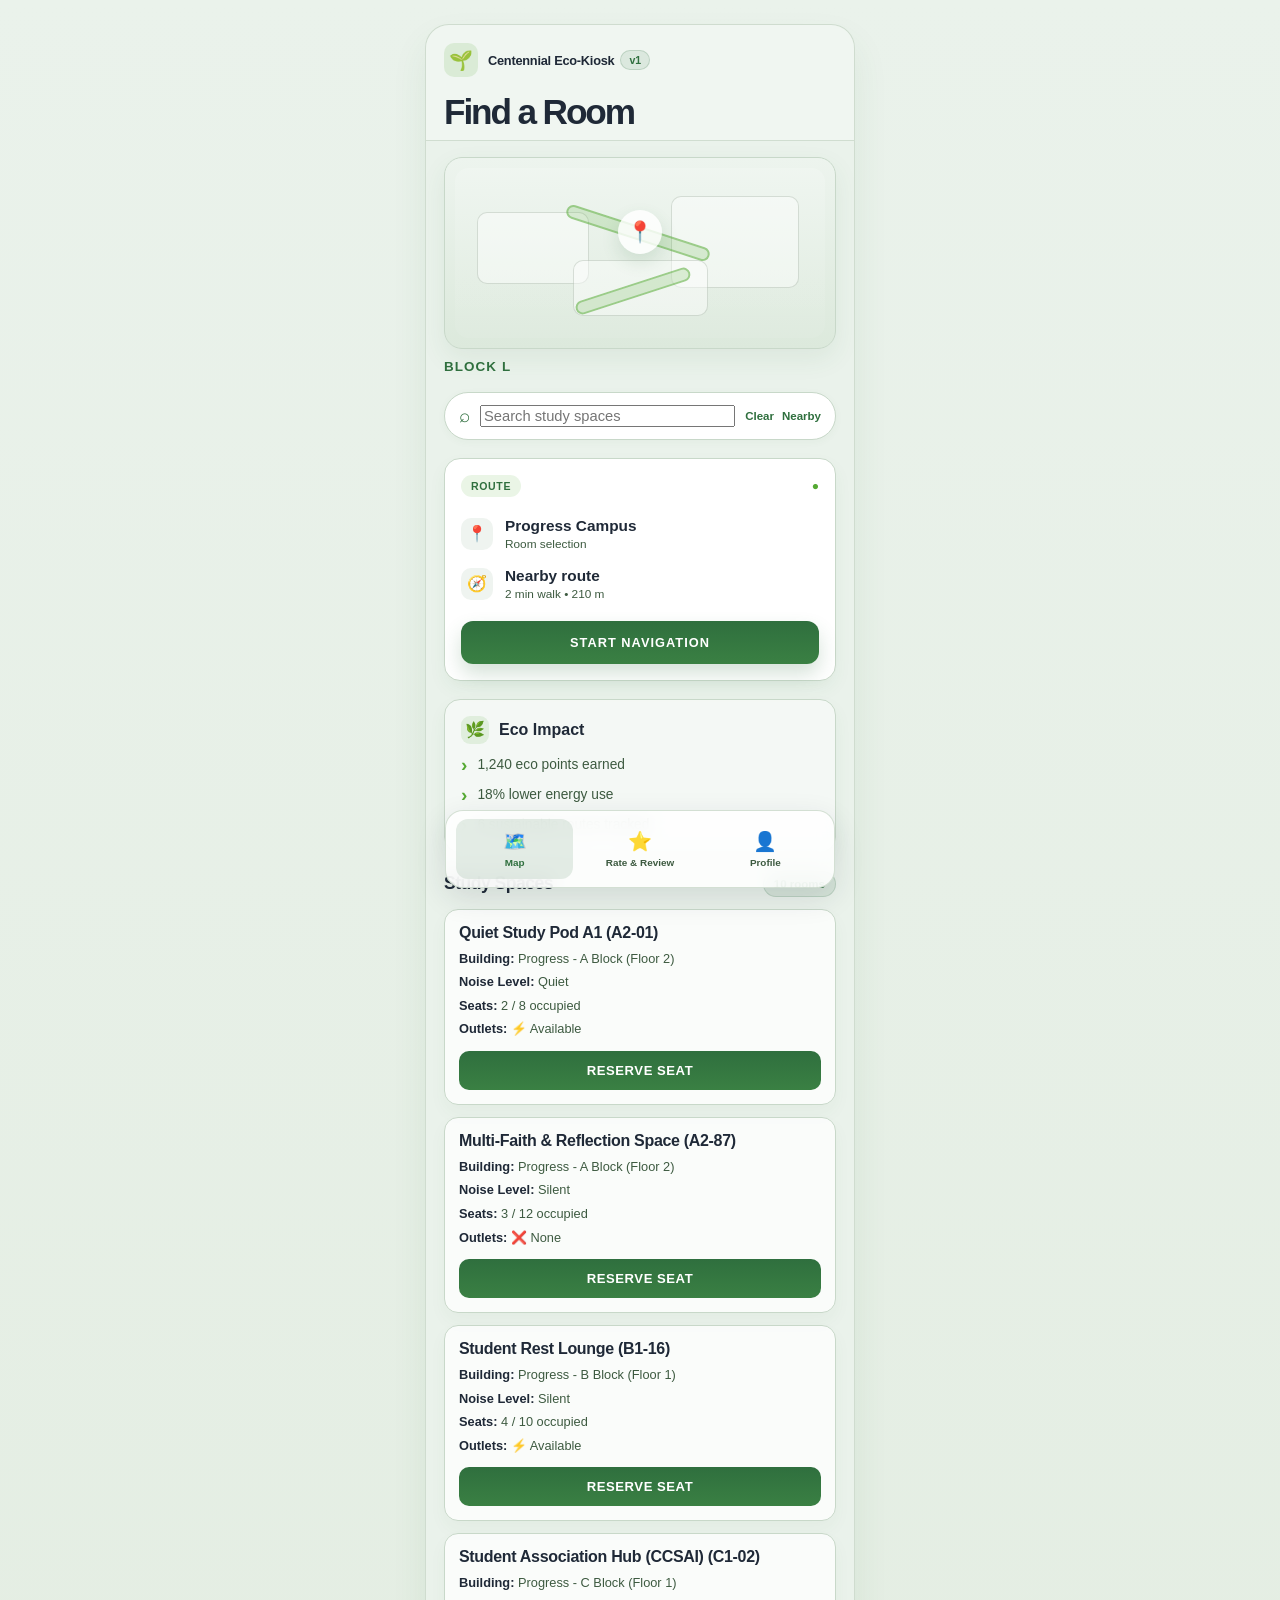
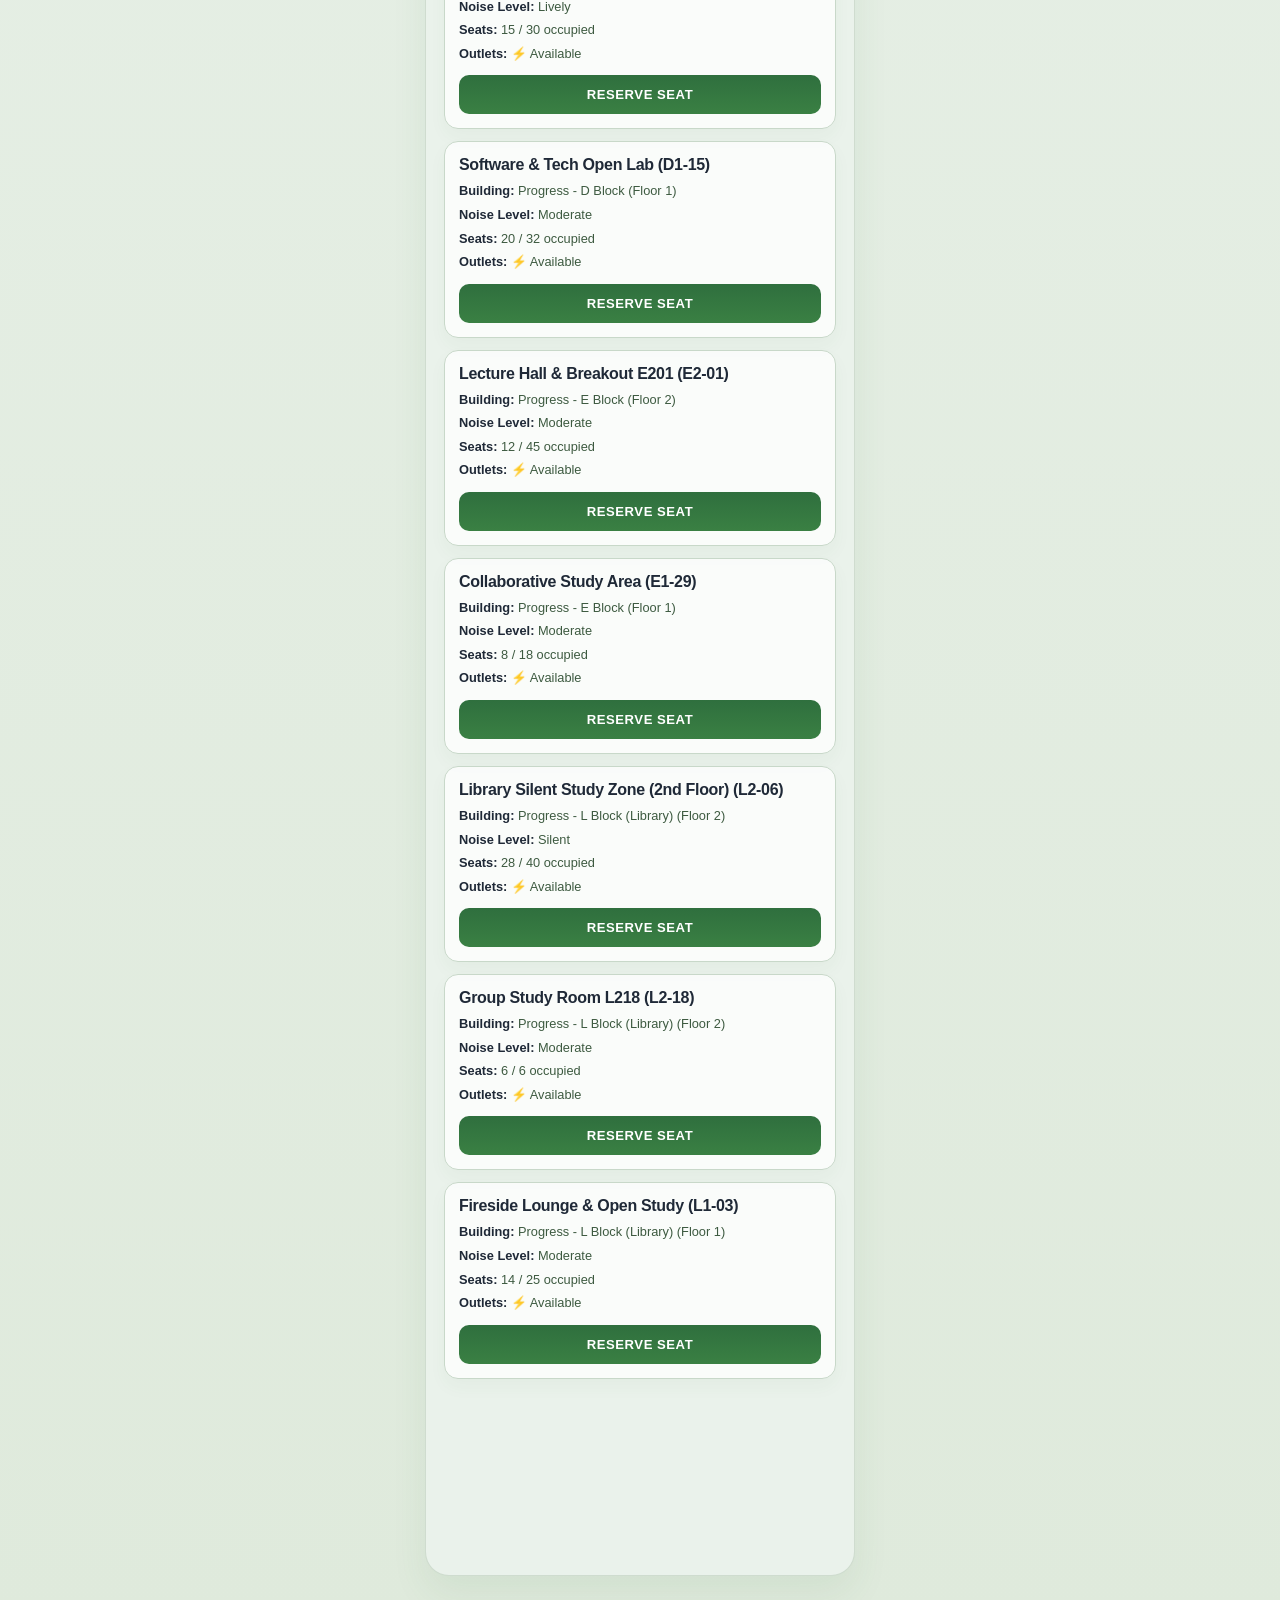
<file: index.html>
<!DOCTYPE html>
<html lang="en">
<head>
  <meta charset="UTF-8" />
  <meta name="viewport" content="width=device-width, initial-scale=1.0" />
  <title>Centennial Eco-Kiosk Navigation & Booking</title>
  <link rel="stylesheet" href="style.css" />
  <link rel="icon" type="image/svg+xml" href="data:image/svg+xml,<svg xmlns='http://www.w3.org/2000/svg' viewBox='0 0 100 100'><text y='75' font-size='75' font-weight='bold' fill='%2355a933'>🌱</text></svg>" />
</head>
<body>
  <div class="eco-app">
    <header class="eco-header">
      <div class="app-topbar">
        <div class="brand-row" aria-label="Centennial Eco-Kiosk brand">
          <span class="brand-icon">🌱</span>
          <div class="brand-copy">
            <span class="brand-title">Centennial Eco-Kiosk</span>
            <span class="brand-version">v1</span>
          </div>
        </div>
      </div>

      <div class="section-kicker">
        <h2>Find a Room</h2>
      </div>
    </header>

    <main class="eco-main">
      <section class="map-panel" aria-label="Campus map overview">
        <div class="map-card">
          <div class="map-art">
            <span class="map-pin">📍</span>
            <div class="block block-one"></div>
            <div class="block block-two"></div>
            <div class="block block-three"></div>
            <div class="route route-one"></div>
            <div class="route route-two"></div>
          </div>
        </div>
        <div class="map-label">Block L</div>
      </section>

      <section class="search-bar" aria-label="Search field">
        <span class="search-icon">⌕</span>
        <input type="text" id="searchInput" class="search-placeholder" placeholder="Search study spaces" />
        <div class="search-actions">
          <span onclick="clearSearch()">Clear</span>
          <span>Nearby</span>
        </div>
        <div id="searchDropdown" class="search-dropdown" aria-live="polite"></div>
      </section>

      <section class="info-card destination-card" aria-label="Destination details">
        <div class="card-head-row">
          <span class="card-badge">Route</span>
          <span class="status-dot">●</span>
        </div>

        <div class="detail-row">
          <span class="row-icon">📍</span>
          <div class="row-copy">
            <strong>Progress Campus</strong>
            <small>Room selection</small>
          </div>
        </div>

        <div class="detail-row">
          <span class="row-icon">🧭</span>
          <div class="row-copy">
            <strong>Nearby route</strong>
            <small>2 min walk • 210 m</small>
          </div>
        </div>

        <button type="button" class="primary-action">START NAVIGATION</button>
      </section>

      <section class="info-card impact-card" aria-label="Eco impact summary">
        <div class="impact-header">
          <span class="leaf-badge">🌿</span>
          <span>Eco Impact</span>
        </div>

        <ul class="impact-list">
          <li><span class="arrow">›</span> 1,240 eco points earned</li>
          <li><span class="arrow">›</span> 18% lower energy use</li>
          <li><span class="arrow">›</span> 6 sustainable routes tracked</li>
        </ul>
      </section>

      <section class="rooms-panel" aria-label="Available rooms">
        <div class="rooms-header">
          <h3>Study Spaces</h3>
          <span class="count-badge">10 rooms</span>
        </div>

        <div id="room-list" class="room-grid" aria-live="polite"></div>
      </section>
    </main>

    <nav class="bottom-nav" aria-label="Bottom navigation">
      <button type="button" class="nav-item active" onclick="showSection('map-section')">
        <span class="nav-icon">🗺️</span>
        <span>Map</span>
      </button>
      <button type="button" class="nav-item" onclick="showSection('review-section')">
        <span class="nav-icon">⭐</span>
        <span>Rate & Review</span>
      </button>
      <button type="button" class="nav-item" onclick="showSection('profile-section')">
        <span class="nav-icon">👤</span>
        <span>Profile</span>
      </button>
    </nav>

    <!-- Rate & Review Section (Hidden by default) -->
    <div id="review-section" class="section-panel" style="display: none;">
      <div class="section-header">
        <h2>Rate & Review</h2>
        <p>Share your feedback about study spaces</p>
      </div>
      <div class="rating-container">
        <div class="stars-row">
          <span class="star" data-rating="1" onclick="setRating(1)">★</span>
          <span class="star" data-rating="2" onclick="setRating(2)">★</span>
          <span class="star" data-rating="3" onclick="setRating(3)">★</span>
          <span class="star" data-rating="4" onclick="setRating(4)">★</span>
          <span class="star" data-rating="5" onclick="setRating(5)">★</span>
        </div>
        <p id="ratingText" class="rating-text">Select a rating</p>
      </div>
      <textarea id="reviewComment" class="review-textarea" placeholder="Share your thoughts about this study space..."></textarea>
      <button type="button" class="submit-review-btn" onclick="submitReview()">Submit Review</button>
    </div>

    <!-- Profile Section (Hidden by default) -->
    <div id="profile-section" class="section-panel" style="display: none;">
      <div class="section-header">
        <h2>My Profile</h2>
      </div>
      <div class="profile-card">
        <div class="avatar-placeholder">👤</div>
        <div class="profile-info">
          <h3>Student Name</h3>
          <p>Student ID: 301234567</p>
          <p>Email: student@centennialcollege.ca</p>
          <p>Eco Points: 1,240</p>
        </div>
      </div>
    </div>

    <!-- Map Section (Main content) -->
    <div id="map-section" class="section-panel"></div>
  </div>

  <!-- Reservation Modal -->
  <div class="modal-overlay" id="reservationModal">
    <div class="modal-card">
      <div class="modal-header">
        <h2 class="modal-title">Reserve a Study Seat</h2>
        <p class="modal-subtitle">Room Selection</p>
      </div>

      <form id="reservationForm" onsubmit="handleReservation(event)">
        <div class="form-group">
          <label class="form-label" for="duration">Duration</label>
          <select class="touch-select" id="duration" required>
            <option value="30">30 Minutes</option>
            <option value="60" selected>1 Hour</option>
            <option value="120">2 Hours</option>
          </select>
        </div>

        <div class="form-group">
          <label class="form-label" for="studentId">Student ID (Optional)</label>
          <input 
            type="text" 
            class="touch-input" 
            id="studentId" 
            placeholder="e.g. 301234567" 
            autocomplete="off"
          />
        </div>

        <div class="modal-actions">
          <button type="button" class="btn-action btn-cancel" onclick="closeModal()">Cancel</button>
          <button type="submit" class="btn-action btn-confirm">Confirm Spot</button>
        </div>
      </form>
    </div>
  </div>

  <script src="script.js"></script>
  <script>
    // Initialize sections on load
    document.addEventListener('DOMContentLoaded', function() {
      initializeSearch();
    });
  </script>
</body>
</html>
</file>
<file: style.css>
:root {
  --eco-bg: #eaf2eb;
  --eco-bg-strong: #dfeadc;
  --eco-card: #ffffff;
  --eco-card-soft: #f8faf8;
  --eco-green: #2f6f3e;
  --eco-green-strong: #3a8043;
  --eco-leaf: #55a933;
  --eco-leaf-soft: #74c137;
  --eco-line: #c8d8c9;
  --eco-text: #1f2937;
  --eco-subtle: #3d5a40;
  --eco-shadow: 0 10px 26px rgba(47, 111, 62, 0.08);
}

* {
  box-sizing: border-box;
  font-family: Inter, "Segoe UI", Roboto, Helvetica, Arial, sans-serif;
}

html {
  scroll-behavior: smooth;
}

body {
  margin: 0;
  min-height: 100vh;
  background: linear-gradient(180deg, var(--eco-bg) 0%, var(--eco-bg-strong) 100%);
  color: var(--eco-text);
}

button,
input,
select {
  font: inherit;
}

button {
  cursor: pointer;
  border: none;
  background: none;
}

.eco-app {
  width: min(100%, 430px);
  min-height: 100vh;
  margin: 0 auto;
  background: var(--eco-bg);
  padding-bottom: 96px;
  position: relative;
}

.eco-header {
  background: rgba(255, 255, 255, 0.28);
  padding: 18px 18px 8px;
  border-bottom: 1px solid rgba(200, 216, 201, 0.8);
}

.app-topbar {
  display: flex;
  align-items: center;
  justify-content: space-between;
}

.brand-row {
  display: inline-flex;
  align-items: center;
  gap: 10px;
}

.brand-icon {
  display: inline-flex;
  align-items: center;
  justify-content: center;
  width: 34px;
  height: 34px;
  border-radius: 10px;
  background: rgba(85, 169, 51, 0.14);
  font-size: 1.2rem;
}

.brand-copy {
  display: flex;
  align-items: center;
  gap: 6px;
  flex-wrap: wrap;
}

.brand-title {
  font-size: 0.8rem;
  font-weight: 700;
  letter-spacing: -0.02em;
  color: var(--eco-text);
}

.brand-version {
  display: inline-flex;
  align-items: center;
  justify-content: center;
  padding: 3px 8px;
  border-radius: 999px;
  background: rgba(47, 111, 62, 0.1);
  border: 1px solid rgba(47, 111, 62, 0.18);
  color: var(--eco-green);
  font-size: 0.66rem;
  font-weight: 700;
}

.section-kicker {
  margin-top: 16px;
}

.section-kicker h2 {
  margin: 0;
  color: var(--eco-text);
  font-size: clamp(1.8rem, 6vw, 2.2rem);
  line-height: 1.1;
  letter-spacing: -0.06em;
  font-weight: 800;
}

.eco-main {
  padding: 16px 18px 0;
}

.map-panel {
  margin-bottom: 18px;
}

.map-card {
  background: linear-gradient(180deg, #edf4ee 0%, #dce9dc 100%);
  border: 1px solid var(--eco-line);
  border-radius: 18px;
  padding: 10px;
  box-shadow: var(--eco-shadow);
}

.map-art {
  position: relative;
  height: 170px;
  border-radius: 14px;
  background: linear-gradient(180deg, rgba(255,255,255,0.18) 0%, rgba(255,255,255,0.06) 100%);
  overflow: hidden;
}

.block {
  position: absolute;
  border: 1px solid rgba(61, 90, 64, 0.18);
  background: rgba(255, 255, 255, 0.44);
  border-radius: 10px;
}

.block-one {
  left: 22px;
  top: 44px;
  width: 112px;
  height: 72px;
}

.block-two {
  right: 26px;
  top: 28px;
  width: 128px;
  height: 92px;
}

.block-three {
  left: 118px;
  bottom: 22px;
  width: 135px;
  height: 56px;
}

.route {
  position: absolute;
  background: rgba(85, 169, 51, 0.18);
  border: 2px solid rgba(85, 169, 51, 0.45);
}

.route-one {
  left: 108px;
  top: 58px;
  width: 150px;
  height: 14px;
  transform: rotate(18deg);
  border-radius: 999px;
}

.route-two {
  left: 118px;
  bottom: 40px;
  width: 120px;
  height: 14px;
  transform: rotate(-18deg);
  border-radius: 999px;
}

.map-pin {
  position: absolute;
  left: 50%;
  top: 38%;
  transform: translate(-50%, -50%);
  display: inline-flex;
  align-items: center;
  justify-content: center;
  width: 44px;
  height: 44px;
  border-radius: 50%;
  background: rgba(255, 255, 255, 0.82);
  box-shadow: 0 8px 18px rgba(47, 111, 62, 0.14);
  font-size: 1.3rem;
  z-index: 2;
}

.map-label {
  margin-top: 10px;
  font-size: 0.84rem;
  font-weight: 800;
  letter-spacing: 0.08em;
  text-transform: uppercase;
  color: var(--eco-green);
}

.search-bar {
  display: flex;
  align-items: center;
  gap: 10px;
  background: var(--eco-card);
  border: 1px solid var(--eco-line);
  border-radius: 999px;
  padding: 12px 14px;
  box-shadow: 0 2px 8px rgba(47, 111, 62, 0.04);
}

.search-icon {
  color: var(--eco-green);
  font-size: 1.2rem;
  line-height: 1;
}

.search-placeholder {
  flex: 1;
  min-width: 0;
  color: rgba(31, 41, 55, 0.7);
  font-size: 0.92rem;
}

.search-actions {
  display: flex;
  align-items: center;
  gap: 8px;
  font-size: 0.72rem;
  color: var(--eco-green);
  font-weight: 700;
}

.info-card {
  background: var(--eco-card);
  border: 1px solid var(--eco-line);
  border-radius: 16px;
  box-shadow: 0 8px 18px rgba(47, 111, 62, 0.05);
  margin-top: 18px;
  padding: 16px;
}

.card-head-row {
  display: flex;
  justify-content: space-between;
  align-items: center;
  margin-bottom: 12px;
}

.card-badge {
  display: inline-flex;
  align-items: center;
  justify-content: center;
  padding: 5px 10px;
  border-radius: 999px;
  background: rgba(85, 169, 51, 0.12);
  color: var(--eco-green);
  font-size: 0.66rem;
  font-weight: 800;
  letter-spacing: 0.06em;
  text-transform: uppercase;
}

.status-dot {
  color: var(--eco-leaf);
  font-size: 0.76rem;
}

.detail-row {
  display: flex;
  align-items: center;
  gap: 12px;
  padding: 8px 0;
}

.row-icon {
  display: inline-flex;
  align-items: center;
  justify-content: center;
  width: 32px;
  height: 32px;
  border-radius: 10px;
  background: rgba(47, 111, 62, 0.08);
  font-size: 1rem;
}

.row-copy {
  display: flex;
  flex-direction: column;
  gap: 2px;
}

.row-copy strong {
  font-size: 0.96rem;
  color: var(--eco-text);
}

.row-copy small {
  color: var(--eco-subtle);
  font-size: 0.74rem;
}

.primary-action {
  width: 100%;
  margin-top: 12px;
  padding: 14px 16px;
  border-radius: 12px;
  background: linear-gradient(180deg, var(--eco-green) 0%, var(--eco-green-strong) 100%);
  color: #fff;
  font-size: 0.8rem;
  font-weight: 800;
  letter-spacing: 0.08em;
  text-transform: uppercase;
  box-shadow: 0 10px 20px rgba(47, 111, 62, 0.2);
}

.impact-card {
  background: rgba(255,255,255,0.5);
}

.impact-header {
  display: flex;
  align-items: center;
  gap: 10px;
  margin-bottom: 10px;
  font-weight: 800;
  color: var(--eco-text);
}

.leaf-badge {
  display: inline-flex;
  align-items: center;
  justify-content: center;
  width: 28px;
  height: 28px;
  border-radius: 9px;
  background: rgba(85, 169, 51, 0.12);
}

.impact-list {
  list-style: none;
  margin: 0;
  padding: 0;
  display: flex;
  flex-direction: column;
  gap: 8px;
  color: var(--eco-subtle);
  font-size: 0.86rem;
}

.impact-list li {
  display: flex;
  align-items: center;
  gap: 10px;
}

.arrow {
  color: var(--eco-leaf);
  font-size: 1.2rem;
  font-weight: 700;
}

.rooms-panel {
  margin-top: 18px;
}

.rooms-header {
  display: flex;
  align-items: center;
  justify-content: space-between;
  margin-bottom: 12px;
}

.rooms-header h3 {
  margin: 0;
  font-size: 1.1rem;
  color: var(--eco-text);
  letter-spacing: -0.03em;
}

.count-badge {
  display: inline-flex;
  align-items: center;
  justify-content: center;
  padding: 6px 10px;
  border-radius: 999px;
  background: rgba(47, 111, 62, 0.1);
  color: var(--eco-green);
  border: 1px solid rgba(47, 111, 62, 0.16);
  font-size: 0.72rem;
  font-weight: 700;
}

.room-grid {
  display: grid;
  gap: 12px;
}

.room-card {
  background: rgba(255,255,255,0.75);
  border: 1px solid var(--eco-line);
  border-radius: 14px;
  padding: 14px;
  box-shadow: 0 8px 18px rgba(47, 111, 62, 0.04);
}

.room-info {
  margin-bottom: 12px;
}

.room-info h3 {
  margin: 0 0 8px;
  font-size: 1rem;
  color: var(--eco-text);
  letter-spacing: -0.02em;
}

.room-info p {
  margin: 0 0 5px;
  font-size: 0.8rem;
  line-height: 1.45;
  color: var(--eco-subtle);
}

.room-info strong {
  color: var(--eco-text);
}

.kiosk-btn {
  width: 100%;
  padding: 12px 14px;
  border-radius: 10px;
  background: linear-gradient(180deg, var(--eco-green) 0%, var(--eco-green-strong) 100%);
  color: #fff;
  font-size: 0.82rem;
  font-weight: 800;
  letter-spacing: 0.04em;
  text-transform: uppercase;
}

.bottom-nav {
  position: fixed;
  left: 50%;
  bottom: 12px;
  transform: translateX(-50%);
  width: min(calc(100% - 20px), 390px);
  display: grid;
  grid-template-columns: repeat(4, minmax(0, 1fr));
  gap: 8px;
  background: rgba(255, 255, 255, 0.85);
  backdrop-filter: blur(10px);
  border: 1px solid rgba(200, 216, 201, 0.8);
  border-radius: 18px;
  padding: 8px 10px;
  box-shadow: 0 10px 30px rgba(31, 41, 55, 0.12);
}

.nav-item {
  display: flex;
  flex-direction: column;
  align-items: center;
  justify-content: center;
  gap: 4px;
  min-height: 60px;
  border-radius: 12px;
  color: var(--eco-subtle);
  font-size: 0.62rem;
  font-weight: 700;
}

.nav-item.active {
  background: rgba(47, 111, 62, 0.12);
  color: var(--eco-green);
}

.nav-icon {
  font-size: 1.2rem;
}

.modal-overlay {
  position: fixed;
  inset: 0;
  background: rgba(31, 41, 55, 0.38);
  display: flex;
  justify-content: center;
  align-items: center;
  opacity: 0;
  pointer-events: none;
  transition: opacity 0.2s ease;
}

.modal-overlay.active {
  opacity: 1;
  pointer-events: auto;
}

.modal-card {
  width: min(92vw, 420px);
  background: #fff;
  border-radius: 18px;
  padding: 22px 18px 18px;
  box-shadow: 0 30px 50px rgba(31, 41, 55, 0.16);
  transition: transform 0.2s ease;
  transform: translateY(10px);
}

.modal-overlay.active .modal-card {
  transform: translateY(0);
}

.modal-header {
  margin-bottom: 18px;
}

.modal-title {
  margin: 0 0 6px;
  color: var(--eco-green);
  font-size: clamp(1.5rem, 6vw, 2rem);
  letter-spacing: -0.05em;
}

.modal-subtitle {
  margin: 0;
  color: var(--eco-subtle);
  font-size: 0.9rem;
}

.form-group {
  margin-bottom: 16px;
}

.form-label {
  display: block;
  margin-bottom: 8px;
  font-size: 0.82rem;
  font-weight: 700;
  color: var(--eco-text);
}

.touch-input,
.touch-select {
  width: 100%;
  height: 48px;
  border: 1px solid var(--eco-line);
  border-radius: 12px;
  padding: 0 12px;
  background: #f8faf8;
  color: var(--eco-text);
  outline: none;
}

.touch-input:focus,
.touch-select:focus {
  border-color: var(--eco-green);
  box-shadow: 0 0 0 3px rgba(47, 111, 62, 0.12);
}

.modal-actions {
  display: flex;
  gap: 10px;
  margin-top: 22px;
}

.btn-action {
  flex: 1;
  height: 50px;
  border-radius: 12px;
  font-weight: 800;
  font-size: 0.8rem;
  letter-spacing: 0.04em;
  text-transform: uppercase;
}

.btn-cancel {
  background: #edf3ee;
  color: var(--eco-text);
}

.btn-confirm {
  background: linear-gradient(180deg, var(--eco-green) 0%, var(--eco-green-strong) 100%);
  color: #fff;
}

/* ========== SEARCH DROPDOWN STYLES ========== */
.search-bar {
  position: relative;
}

.search-dropdown {
  position: absolute;
  top: 100%;
  left: 0;
  right: 0;
  background: var(--eco-card);
  border: 1px solid var(--eco-line);
  border-top: none;
  border-radius: 0 0 12px 12px;
  max-height: 240px;
  overflow-y: auto;
  z-index: 100;
  display: none;
  box-shadow: 0 8px 18px rgba(47, 111, 62, 0.1);
}

.dropdown-item {
  padding: 12px 14px;
  border-bottom: 1px solid rgba(200, 216, 201, 0.3);
  cursor: pointer;
  transition: background-color 0.2s ease;
  display: flex;
  flex-direction: column;
  gap: 2px;
}

.dropdown-item:last-child {
  border-bottom: none;
}

.dropdown-item:hover {
  background-color: rgba(85, 169, 51, 0.08);
}

.dropdown-item strong {
  font-size: 0.88rem;
  color: var(--eco-text);
}

.dropdown-item small {
  font-size: 0.75rem;
  color: var(--eco-subtle);
}

.dropdown-item.no-results {
  text-align: center;
  color: var(--eco-subtle);
  font-size: 0.82rem;
}

/* ========== SECTION PANELS STYLES ========== */
.section-panel {
  padding: 20px 18px 80px;
}

.section-header {
  margin-bottom: 20px;
}

.section-header h2 {
  margin: 0 0 8px;
  color: var(--eco-green);
  font-size: 1.5rem;
}

.section-header p {
  margin: 0;
  color: var(--eco-subtle);
  font-size: 0.9rem;
}

/* ========== RATING COMPONENT STYLES ========== */
.rating-container {
  background: var(--eco-card);
  border: 1px solid var(--eco-line);
  border-radius: 16px;
  padding: 20px;
  margin-bottom: 18px;
  text-align: center;
}

.stars-row {
  display: flex;
  justify-content: center;
  gap: 12px;
  margin-bottom: 14px;
}

.star {
  font-size: 2.2rem;
  cursor: pointer;
  color: #ddd;
  transition: all 0.2s ease;
  display: inline-block;
}

.star:hover {
  color: var(--eco-leaf);
  transform: scale(1.1);
}

.star.active {
  color: var(--eco-leaf);
}

.rating-text {
  margin: 0;
  color: var(--eco-subtle);
  font-size: 0.9rem;
  font-weight: 600;
}

/* ========== REVIEW TEXTAREA STYLES ========== */
.review-textarea {
  width: 100%;
  min-height: 120px;
  padding: 12px;
  border: 1px solid var(--eco-line);
  border-radius: 12px;
  background: #f8faf8;
  color: var(--eco-text);
  font-family: inherit;
  font-size: 0.9rem;
  resize: vertical;
  outline: none;
  margin-bottom: 16px;
}

.review-textarea:focus {
  border-color: var(--eco-green);
  box-shadow: 0 0 0 3px rgba(47, 111, 62, 0.12);
}

.review-textarea::placeholder {
  color: rgba(31, 41, 55, 0.5);
}

/* ========== REVIEW SUBMIT BUTTON ========== */
.submit-review-btn {
  width: 100%;
  height: 50px;
  background: linear-gradient(180deg, var(--eco-green) 0%, var(--eco-green-strong) 100%);
  color: white;
  border: none;
  border-radius: 12px;
  font-weight: 800;
  font-size: 0.9rem;
  letter-spacing: 0.04em;
  text-transform: uppercase;
  cursor: pointer;
  transition: transform 0.1s ease;
}

.submit-review-btn:active {
  transform: scale(0.98);
}

/* ========== PROFILE CARD STYLES ========== */
.profile-card {
  background: var(--eco-card);
  border: 1px solid var(--eco-line);
  border-radius: 16px;
  padding: 20px;
  display: flex;
  gap: 16px;
  align-items: center;
}

.avatar-placeholder {
  width: 80px;
  height: 80px;
  min-width: 80px;
  border-radius: 50%;
  background: rgba(85, 169, 51, 0.14);
  display: flex;
  align-items: center;
  justify-content: center;
  font-size: 2.5rem;
}

.profile-info h3 {
  margin: 0 0 8px;
  font-size: 1.1rem;
  color: var(--eco-text);
}

.profile-info p {
  margin: 6px 0;
  font-size: 0.85rem;
  color: var(--eco-subtle);
}

/* ========== NAVIGATION BAR UPDATES ========== */
.bottom-nav {
  grid-template-columns: repeat(3, minmax(0, 1fr));
}

@media (min-width: 680px) {
  body {
    padding: 24px 0 40px;
  }

  .eco-app {
    border: 1px solid rgba(200, 216, 201, 0.8);
    border-radius: 24px;
    box-shadow: 0 18px 36px rgba(47, 111, 62, 0.08);
    overflow: hidden;
  }
}
</file>
